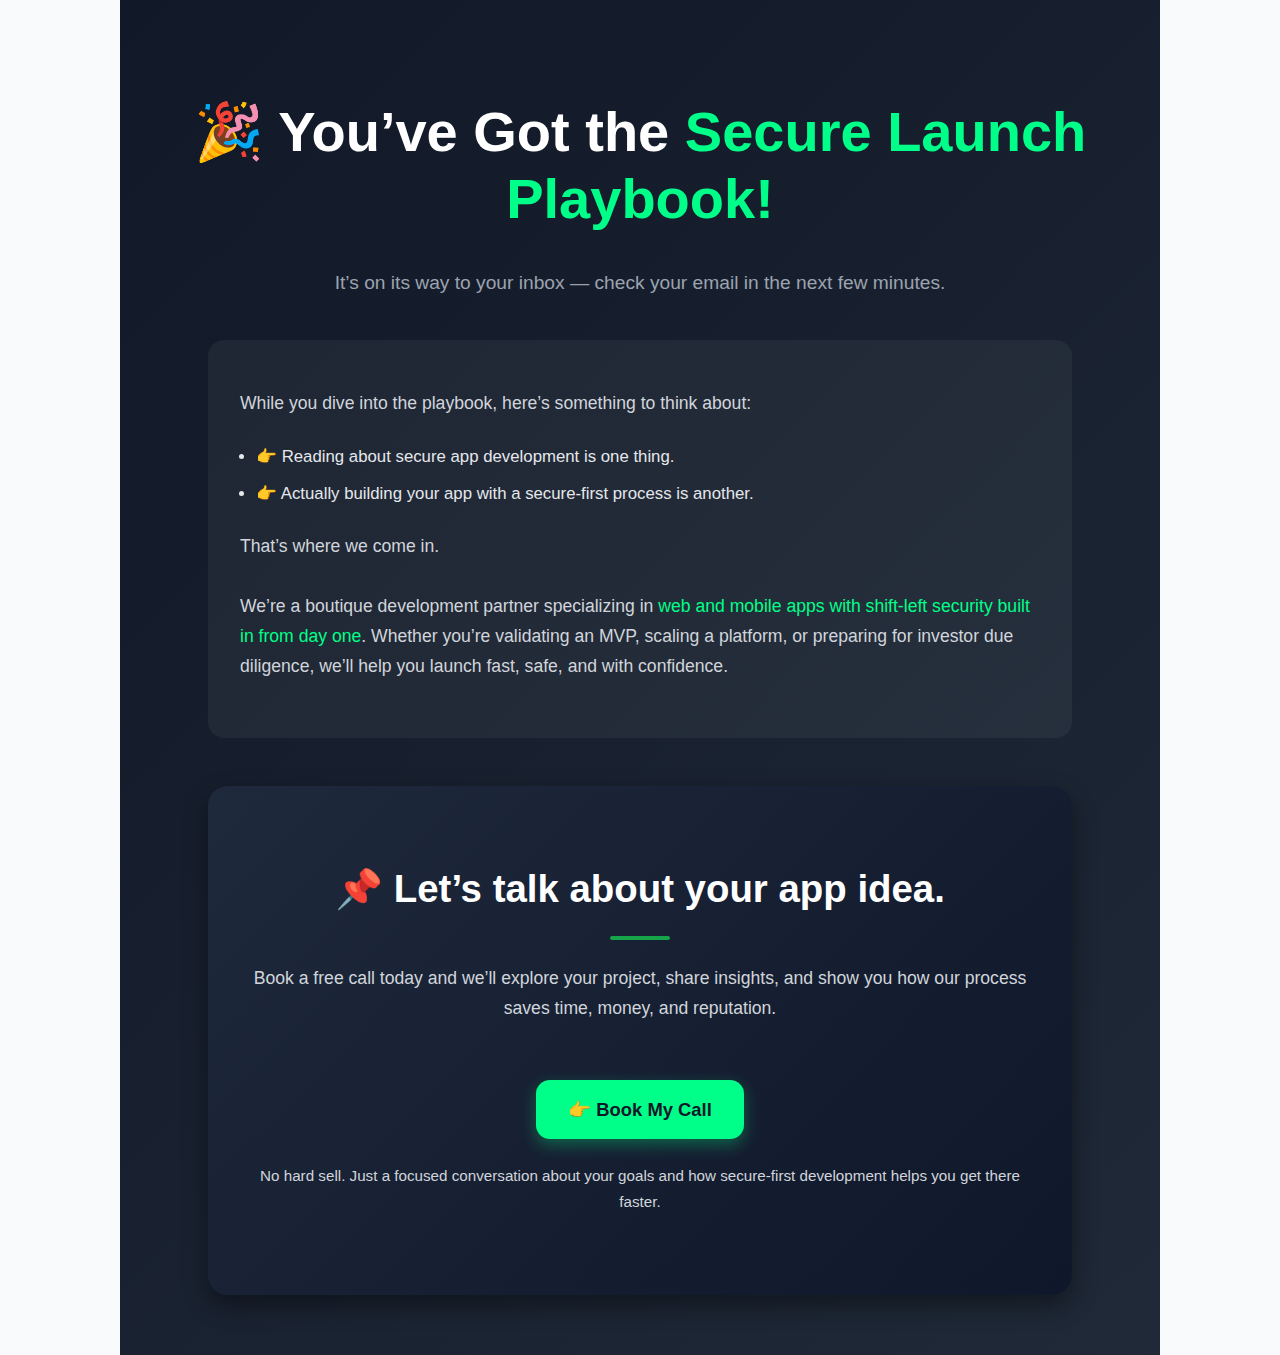
<file: thank-you.html>
<!DOCTYPE html>
<html lang="en">
<head>
  <meta charset="UTF-8">
  <meta name="viewport" content="width=device-width, initial-scale=1.0">
  <title>Thank You | Secure Launch Playbook</title>
  <link rel="stylesheet" href="secure-launch.css">
  <script src="secure-launch.js" defer></script>
</head>
<body>
  <!-- Thank You Container -->
  <main class="thank-you-page fade-up">
    <h1>🎉 You’ve Got the <span class="highlight">Secure Launch Playbook!</span></h1>
    <p class="subhead">It’s on its way to your inbox — check your email in the next few minutes.</p>

    <div class="thank-you-body fade-up">
      <p>While you dive into the playbook, here’s something to think about:</p>
      <ul>
        <li>👉 Reading about secure app development is one thing.</li>
        <li>👉 Actually building your app with a secure-first process is another.</li>
      </ul>
      <p>
        That’s where we come in.<br><br>
        We’re a boutique development partner specializing in 
        <span class="highlight">web and mobile apps with shift-left security built in from day one</span>. 
        Whether you’re validating an MVP, scaling a platform, or preparing for investor due diligence, 
        we’ll help you launch fast, safe, and with confidence.
      </p>
    </div>

    <div class="cta-section fade-up">
      <h2>📌 Let’s talk about your app idea.</h2>
      <p>Book a free call today and we’ll explore your project, share insights, and show you how our process saves time, money, and reputation.</p>
      <a href="https://calendly.com/your-link" class="cta-btn">👉 Book My Call</a>
      <p class="reassurance">No hard sell. Just a focused conversation about your goals and how secure-first development helps you get there faster.</p>
    </div>
  </main>
</body>
</html>
</file>
<file: secure-launch.css>
/* =====================
   GLOBAL TYPOGRAPHY
===================== */
body {
  margin: 0;
  font-family: 'Inter', sans-serif;
  background: #f9fafb;
  color: #111827;
  line-height: 1.7;
}


/* =====================
   STICKY CTA BUTTON
===================== */
.sticky-cta {
  position: fixed;
  bottom: 20px;
  right: 20px;
  background: #10b981; /* green */
  color: #fff;
  padding: 0.9rem 2rem;
  border-radius: 8px; /* rectangular but slightly rounded */
  font-size: 1.1rem;
  font-weight: 600;
  text-decoration: none;
  box-shadow: 0 5px 15px rgba(16, 185, 129, 0.3);
  transition: all 0.3s ease;
  z-index: 2000;
  display: none; /* hidden by default */
}

.sticky-cta:hover {
  background: #059669;
  box-shadow: 0 8px 20px rgba(16, 185, 129, 0.4);
  transform: translateY(-2px);
}



h1, h2, h3 {
  font-family: 'Clash Display', 'Space Grotesk', sans-serif;
  font-weight: 700;
  line-height: 1.2;
  margin-bottom: 1rem;
}

h2 {
  font-size: clamp(2rem, 3vw, 2.8rem);
  position: relative;
  color: #0f172a;
}

h2::after {
  content: "";
  display: block;
  width: 60px;
  height: 4px;
  background: linear-gradient(90deg, #22c55e, #00c76f);
  margin-top: 0.5rem;
  border-radius: 2px;
}

p {
  font-size: 1.1rem;
  color: #374151;
  margin-bottom: 1rem;
}

/* =====================
   SHARED SECTION LAYOUT
===================== */
.section-grid {
  display: grid;
  grid-template-columns: 1fr 1fr;
  align-items: center;
  gap: 3rem;
  max-width: 1200px;
  margin: 0 auto;
  padding: clamp(60px, 10vh, 100px) 2rem;
}

.section-grid .text {
  color: #1e293b;
}

.section-grid p {
  font-size: 1.15rem;
  line-height: 1.75;
  margin-bottom: 1rem;
  color: #374151;
}

.section-grid ul {
  list-style: none;
  padding: 0;
}

.section-grid ul li {
  margin-bottom: 0.9rem;
  padding-left: 1.5rem;
  position: relative;
  font-size: 1.1rem;
  color: #1f2937;
}

.section-grid ul li::before {
  content: "✔";
  position: absolute;
  left: 0;
  color: #22c55e;
  font-weight: bold;
  font-size: 1.1rem;
}

.section-grid ul.pain-points li span.icon {
  font-size: 12.8rem;   /* make emoji/icon bigger */
  line-height: 1;
}



/* =====================
   CTA Buttons
===================== */
.cta-btn {
  display: inline-block;
  margin-top: 1.5rem;
  background: linear-gradient(135deg, #22c55e, #00ff88);
  color: #0f172a;
  padding: 1rem 2rem;
  border-radius: 14px;
  font-size: 1.15rem;
  font-weight: 700;
  text-decoration: none;
  box-shadow: 0 6px 16px rgba(0, 255, 136, 0.3);
  transition: all 0.3s ease;
}

.cta-btn:hover {
  background: linear-gradient(135deg, #16a34a, #00c76f);
  transform: translateY(-3px) scale(1.02);
  box-shadow: 0 8px 20px rgba(0, 255, 136, 0.4);
}

/* =====================
   Images
===================== */
.section-grid .image img {
  width: 100%;
  max-width: 500px;
  height: auto;
  margin: 0 auto;
  display: block;
  border-radius: 12px;
  box-shadow: 0 8px 24px rgba(0,0,0,0.1);
  transition: transform 0.3s ease;
}

.section-grid .image img:hover {
  transform: scale(1.03);
}

/* =====================
   LAYOUT VARIANTS
===================== */
.layout-left .text { order: 1; }
.layout-left .image { order: 2; }

.layout-right .text { order: 2; }
.layout-right .image { order: 1; }

.layout-top {
  grid-template-columns: 1fr;
  text-align: center;
}
.layout-top .image {
  margin-bottom: 2rem;
}

.layout-bottom {
  grid-template-columns: 1fr;
  text-align: center;
}
.layout-bottom .text {
  margin-bottom: 2rem;
}

.layout-center {
  grid-template-columns: 1fr;
  text-align: center;
}
.layout-center .image img {
  max-width: 600px;
  margin: 2rem auto;
}

/* =====================
   BACKGROUNDS
===================== */
.next-step {
  background: #f9fafb;
}
.trust {
  background: #fff;
  border-top: 1px solid #e5e7eb;
  border-bottom: 1px solid #e5e7eb;
}
.footer-cta {
  background: linear-gradient(135deg, #111827, #1f2937);
  color: #fff;
  text-align: left;
  padding: clamp(40px, 8vh, 80px) 20px;
  border-radius: 20px 20px 0 0;
}
.footer-cta h2 { color: #fff; }
.footer-cta p { color: #d1d5db; }

/* =====================
   RESPONSIVE DESIGN
===================== */
@media (max-width: 900px) {
  .section-grid {
    grid-template-columns: 1fr;
    text-align: center;
  }
  .section-grid .text { order: 2; }
  .section-grid .image { order: 1; }
}


/* ================= MODAL ================= */
.modal {
  position: fixed;
  top: 0; left: 0;
  width: 100%; height: 100%;
  display: none; /* hidden by default */
  justify-content: center;
  align-items: center;
  background: rgba(0,0,0,0.7);
  z-index: 1000;
}

.modal-content {
  background: #1e293b;
  padding: 2.5rem;
  border-radius: 16px;
  max-width: 500px;
  width: 90%;
  text-align: center;
  box-shadow: 0 10px 30px rgba(0,0,0,0.5);
  position: relative;
}

.modal-content h2 {
  font-size: 1.8rem;
  margin-bottom: 1rem;
  color: #fff;
}

.modal-content p {
  color: #d1d5db;
  margin-bottom: 1.5rem;
}

.modal-content .form-group {
  text-align: left;
  margin-bottom: 1rem;
}

.modal-content label {
  display: block;
  font-size: 0.9rem;
  color: #e5e7eb;
  margin-bottom: 0.3rem;
}

.modal-content input {
  width: 100%;
  padding: 10px;
  border-radius: 8px;
  border: none;
  outline: none;
  font-size: 1rem;
  margin-bottom: 1rem;
}

.close-btn {
  position: absolute;
  top: 15px;
  right: 20px;
  font-size: 1.8rem;
  color: #fff;
  cursor: pointer;
}

/* Animation */
.modal .fade-up {
  opacity: 0;
  transform: translateY(30px);
  transition: opacity 0.4s ease, transform 0.4s ease;
}
.modal.show .fade-up {
  opacity: 1;
  transform: translateY(0);
}


/* WHY LIST (modern styling) */
.why-list {
  list-style: none;
  padding: 0;
  margin: 2rem 0;
}

.why-list li {
  display: flex;
  align-items: center;
  gap: 1rem;
  margin-bottom: 1.5rem;
  font-size: 1.3rem; /* modern larger font */
  font-weight: 600;
  line-height: 1.6;
  color: #111827; /* dark slate text */
}

.why-list .icon {
  font-size: 2rem; /* bigger icons */
  flex-shrink: 0;
}

.why-list .text {
  flex: 1;
}

/* subtle hover for interactivity */
.why-list li:hover {
  transform: translateX(5px);
  transition: transform 0.2s ease-in-out;
}


/* LIST */
.trust-list {
  list-style: none;
  margin: 0;
  padding: 0;
  text-align: left; /* ✅ force left alignment */
}

.trust-list li {
  font-size: 1.15rem;
  line-height: 1.7;
  color: #374151;
  margin-bottom: 1.2rem;
  padding-left: 2.2rem;
  position: relative;
  text-align: left; /* ✅ ensure li text stays left-aligned */
}

/* Responsive override */
@media (max-width: 900px) {
  .trust .section-grid {
    grid-template-columns: 1fr;
    text-align: center;
  }

  .trust .image {
    order: 1;
    margin-bottom: 2rem;
  }

  .trust .text {
    order: 2;
  }

  .trust .text h2::after {
    margin: 0.5rem auto 0 auto;
  }

  .trust-list {
    text-align: left; /* ✅ keep left alignment even on mobile */
  }
}


.trust .text h2 {
  font-size: 2rem;
  margin-bottom: 1.5rem;
  position: relative;
  text-align: left; /* ✅ make sure heading is left aligned */
}

.trust .text h2::after {
  content: "";
  display: block;
  width: 60px;
  height: 4px;
  background: #16a34a; /* green accent line */
  margin: 0.5rem 0 0 0; /* ✅ no auto margin, keeps it left-aligned */
  border-radius: 2px;
}



/* Container */
.thank-you-page {
  display: flex;
  flex-direction: column;
  align-items: center;
  padding: clamp(60px, 12vh, 120px) 20px;
  max-width: 1000px;
  margin: 0 auto;
  text-align: center;
}

/* Headline */
.thank-you-page h1 {
  font-family: 'Clash Display', 'Space Grotesk', sans-serif;
  font-size: clamp(2rem, 5vw, 3.5rem);
  font-weight: 700;
  margin-bottom: 1rem;
  color: #fff;
}

.thank-you-page .highlight {
  color: #00ff88;
}

/* Subhead */
.thank-you-page .subhead {
  font-size: clamp(1rem, 1.5vw, 1.25rem);
  color: #9ca3af;
  margin-bottom: 2.5rem;
}

/* Body Section */
.thank-you-body {
  background: rgba(255, 255, 255, 0.05);
  padding: 2rem;
  border-radius: 16px;
  margin-bottom: 3rem;
  text-align: left;
  max-width: 800px;
}

.thank-you-body p {
  margin-bottom: 1.5rem;
  color: #d1d5db;
}

.thank-you-body ul {
  padding-left: 1rem;
  margin-bottom: 1.5rem;
}

.thank-you-body li {
  margin: 0.5rem 0;
  font-size: 1.05rem;
  color: #e5e7eb;
}


.thank-you-page {
  background: linear-gradient(135deg, #111827, #1f2937);
  color: #fff;
  min-height: 100vh;      /* make sure background fills the screen */
  padding: 60px 20px;     /* give spacing around content */
  text-align: center;     /* optional: keeps h1/h2 centered */
}

/* CTA Section */
.cta-section {
  background: linear-gradient(135deg, #1e293b, #0f172a);
  padding: 3rem 2rem;
  border-radius: 20px;
  max-width: 800px;
  text-align: center;
  box-shadow: 0 10px 25px rgba(0, 0, 0, 0.4);
}

.cta-section h2 {
  font-size: clamp(1.8rem, 3vw, 2.5rem);
  margin-bottom: 1rem;
  color: #fff;
}

.cta-section p {
  margin-bottom: 2rem;
  color: #d1d5db;
}

/* CTA Button */
.cta-btn {
  display: inline-block;
  background: #00ff88;
  color: #0f172a;
  padding: 14px 32px;
  border-radius: 14px;
  font-weight: 600;
  font-size: 1.15rem;
  text-decoration: none;
  transition: all 0.3s ease;
}

.cta-btn:hover {
  background: #00c76f;
  transform: translateY(-2px);
}

/* Reassurance */
.reassurance {
  margin-top: 1.5rem;
  font-size: 0.95rem;
  color: #9ca3af;
}


h2::after {
  content: "";
  display: block;
  width: 60px;
  height: 4px;
  background: #16a34a;
  margin: 1.5rem auto; /* this centers it */
}


.footer-cta .image {
  display: flex;
  justify-content: center;
  align-items: flex-start; /* pushes it upwards */
  margin-top: -30px; /* adjust this value to move it further up */
}

.footer-cta .image img {
  max-width: 300px; /* keep it from overpowering the text */
  height: auto;
}
</file>
